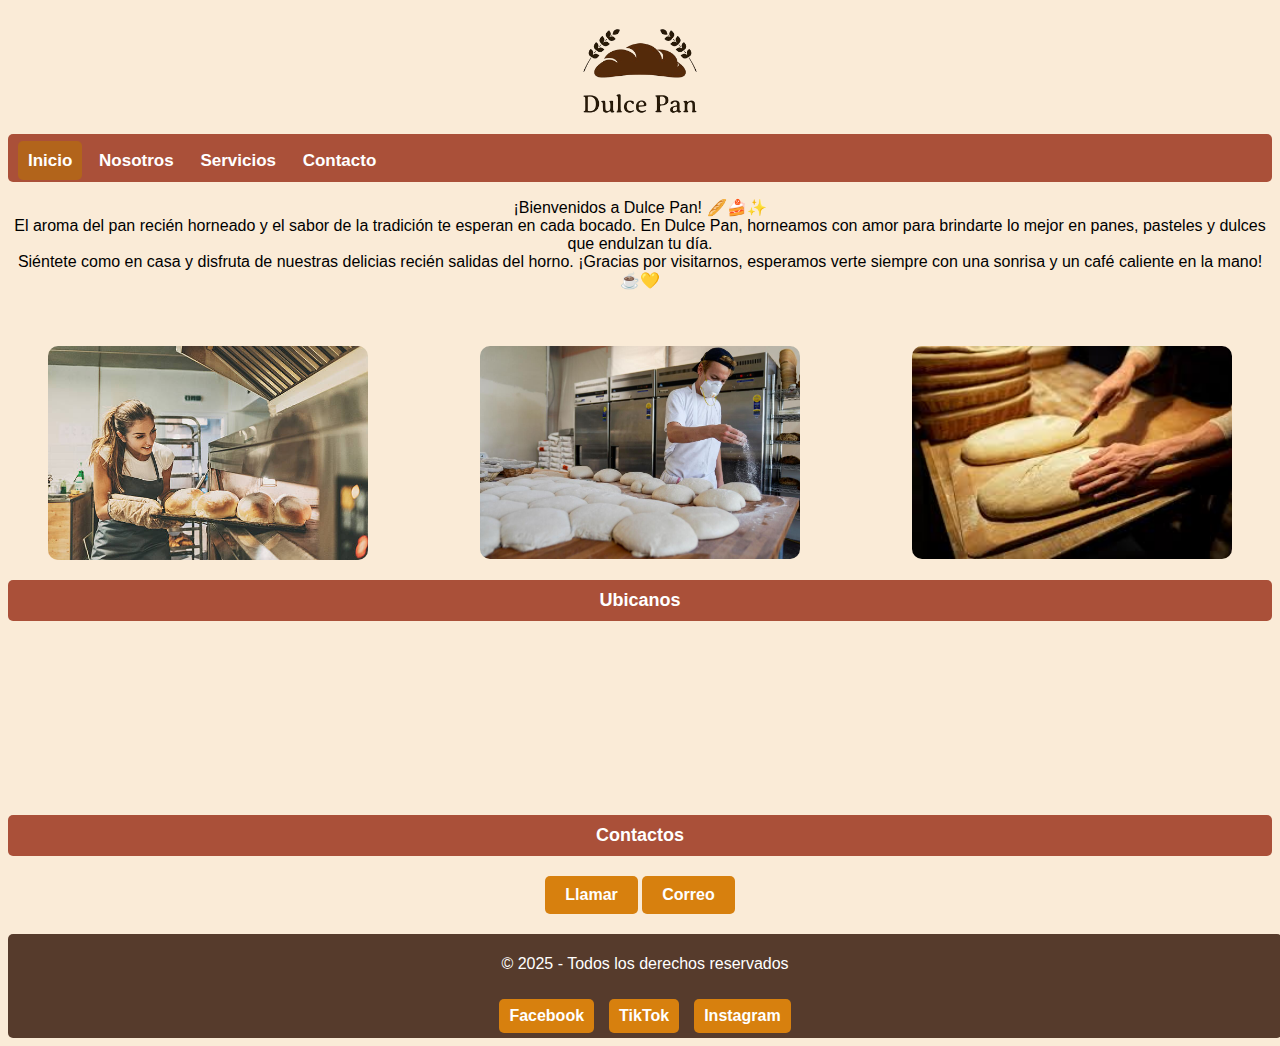
<file: index.html>
<!DOCTYPE html>
<html lang="en">
<head>
    <meta charset="UTF-8">
    <meta name="viewport" content="width=device-width, initial-scale=1.0">
    <link rel="stylesheet" href="../css/estilos.css">
    <title>Dulce Pan</title>
    <link rel="icon" href="img/imgico.ico" type="image/x-icon">
</head>
<body>
    <img class="imglogo" src="img/img1.png " alt=" ">
    <nav>
        <a href ="index.html" class="menu act">Inicio</a>
        <a href="../html/nosotros.html" class="menu ">Nosotros</a>
        <li class="dropdown">
            <a href="../html/servicios.html" class="menu ">Servicios</a>
            <div class="dropdown-content">
                <a href="../html/panes.html">Panes artesanales</a>
                <a href="../html/pasteles.html">Pateleria y Reposteria</a>
                </div>
        </li>
        <a href="../html/contacto.html" class="menu ">Contacto</a>
        </nav>
        <p class="texto">¡Bienvenidos a Dulce Pan! 🥖🍰✨
            <br>
            El aroma del pan recién horneado y el sabor de la tradición te esperan en cada bocado. En Dulce Pan, horneamos con amor para brindarte lo mejor en panes, pasteles y dulces que endulzan tu día.
            <br>
            Siéntete como en casa y disfruta de nuestras delicias recién salidas del horno. ¡Gracias por visitarnos, esperamos verte siempre con una sonrisa y un café caliente en la mano! ☕💛</p>
            <div class="contenedor" >
                <div class="imagen">
                    <img class="img_imagen" src="../img/img2.jpg " alt=" ">
                </div>
                <div class="imagen">
                    <img class="img_imagen" src="../img/img3.jpg" alt=" ">
                </div>
                <div class="imagen">
                    <img class="img_imagen" src="../img/img4.jpg " alt=" ">
                </div>
            </div>
        <div class= "green">
            <h1 class="titulo">Ubicanos</h1>
            <iframe class="mapa"src="https://www.google.com/maps/embed?pb=!1m18!1m12!1m3!1d3699.7135820909043!2d-99.0152529!3d21.9839531!2m3!1f0!2f0!3f0!3m2!1i1024!2i768!4f13.1!3m3!1m2!1s0x85d672a987211011%3A0x993994f85fd41c6d!2sCelulares%20Dos%20en%20Uno!5e0!3m2!1ses-419!2smx!4v1741019909088!5m2!1ses-419!2smx" width="300" height="150" style="border:0;" allowfullscreen="" loading="lazy" referrerpolicy="no-referrer-when-downgrade">
            </iframe>
        </div>
        <h1 class="titulo">Contactos</h1>
        <div class="contacto">
            <a href="tel:+524811440849" class="btn btn-llamar">Llamar</a>
            <a href="mailto:hcbjhcdgjvy@gmail.com" class="btn btn-correo">Correo </a>
        </div>
        <footer class="footer">
            <div class="footer-contenedor">
                <p>&copy; 2025 - Todos los derechos reservados</p>
                <div class="redes-sociales">
                    <a href="https://facebook.com" target="_blank" class="icono facebook">Facebook</a>
                    <a href="https://tiktok.com" target="_blank" class="icono tiktok">TikTok</a>
                    <a href="https://instagram.com" target="_blank" class="icono instagram">Instagram</a>
                </div>
            </div>
        </footer>
</body>
</html>
</file>
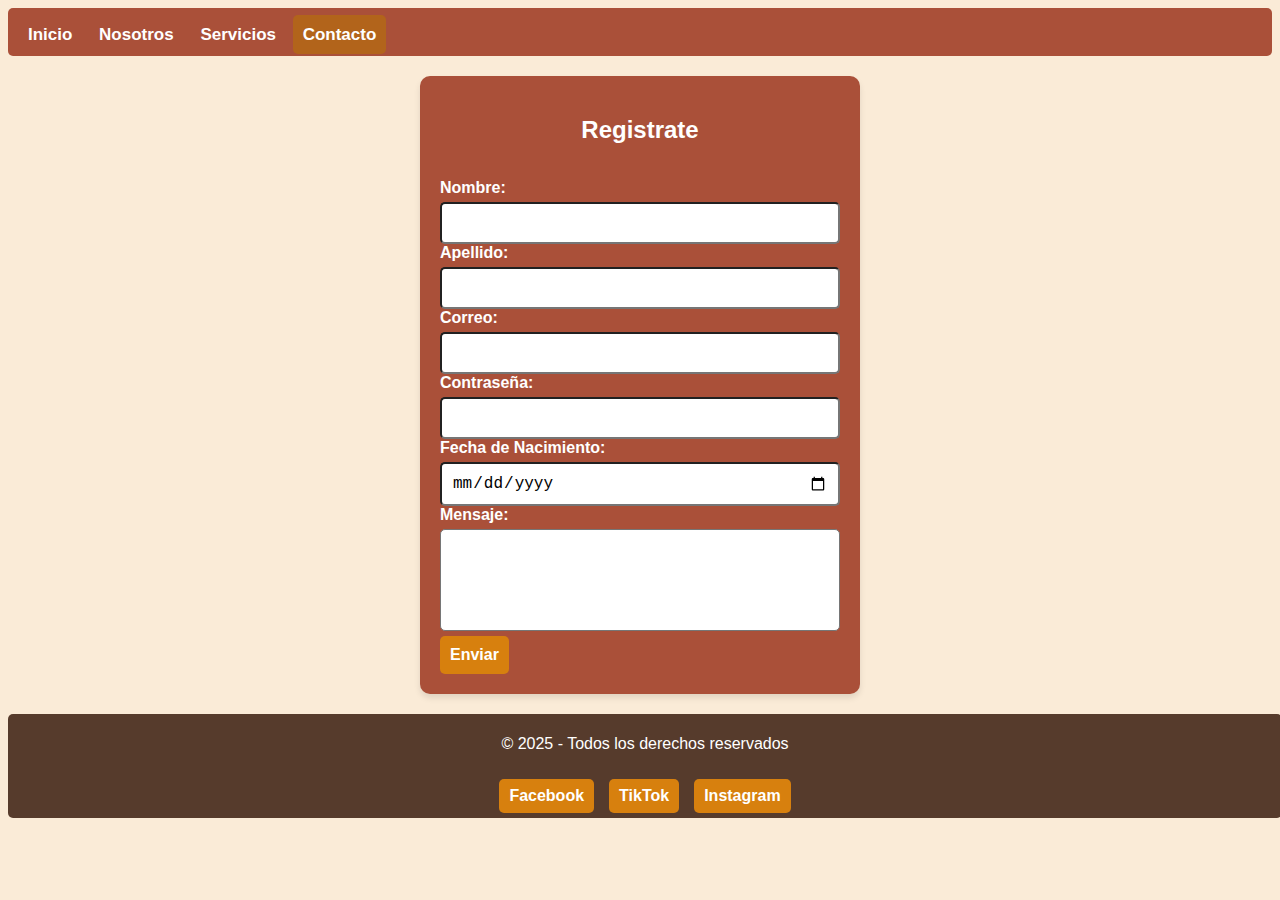
<file: html/contacto.html>
<!DOCTYPE html>
<html lang="es">
<head>
    <meta charset="UTF-8">
    <meta name="viewport" content="width=device-width, initial-scale=1.0">
    <title>Contacto - Dulce Pan</title>
    <link rel="stylesheet" href="../css/estilos.css">
    <link rel="icon" href="../img/imgico.ico" type="image/x-icon">
</head>
<body>
    <nav>
            <a href ="../index.html" class="menu">Inicio</a>
            <a href="../html/nosotros.html" class="menu">Nosotros</a>
            <li class="dropdown">
                <a href="../html/servicios.html" class="menu">Servicios</a>
                <div class="dropdown-content">
                    <a href="../html/panes.html">Panes artesanales</a>
                    <a href="../html/pasteles.html">Pateleria y Reposteria</a>
                  </div>
                </li>
            <a href="../html/contacto.html" class="menu act">Contacto</a>
        </nav>
    <section class="contact">
        <h2 class="contacto__titulo">Registrate</h2>
        <form class="contacto__formulario" disabled>
            <div class="contacto__campo">
                <label class="contacto__label" for="nombre">Nombre:</label>
                <input class="contacto__input" type="text" id="nombre" name="nombre">
            </div>

            <div class="contacto__campo">
                <label class="contacto__label" for="apellido">Apellido:</label>
                <input class="contacto__input" type="text" id="apellido" name="apellido">
            </div>

            <div class="contacto__campo">
                <label class="contacto__label" for="correo">Correo:</label>
                <input class="contacto__input" type="email" id="correo" name="correo">
            </div>

            <div class="contacto__campo">
                <label class="contacto__label" for="contrasena">Contraseña:</label>
                <input class="contacto__input" type="password" id="contrasena" name="contrasena">
            </div>

            <div class="contacto__campo">
                <label class="contacto__label" for="fecha">Fecha de Nacimiento:</label>
                <input class="contacto__input" type="date" id="fecha" name="fecha">
            </div>

            <div class="contacto__campo">
                <label class="contacto__label" for="mensaje">Mensaje:</label>
                <textarea class="contacto__mensaje" id="mensaje" name="mensaje"></textarea>
            </div>

            <button class="contacto__boton" type="submit" disabled>Enviar</button>
        </form>
    </section>

    <footer class="footer">
        <div class="footer-contenedor">
            <p>&copy; 2025 - Todos los derechos reservados</p>
            <div class="redes-sociales">
                <a href="https://facebook.com" target="_blank" class="icono facebook">Facebook</a>
                <a href="https://tiktok.com" target="_blank" class="icono tiktok">TikTok</a>
                <a href="https://instagram.com" target="_blank" class="icono instagram">Instagram</a>
            </div>
        </div>
    </footer>

</body>
</html>
</file>
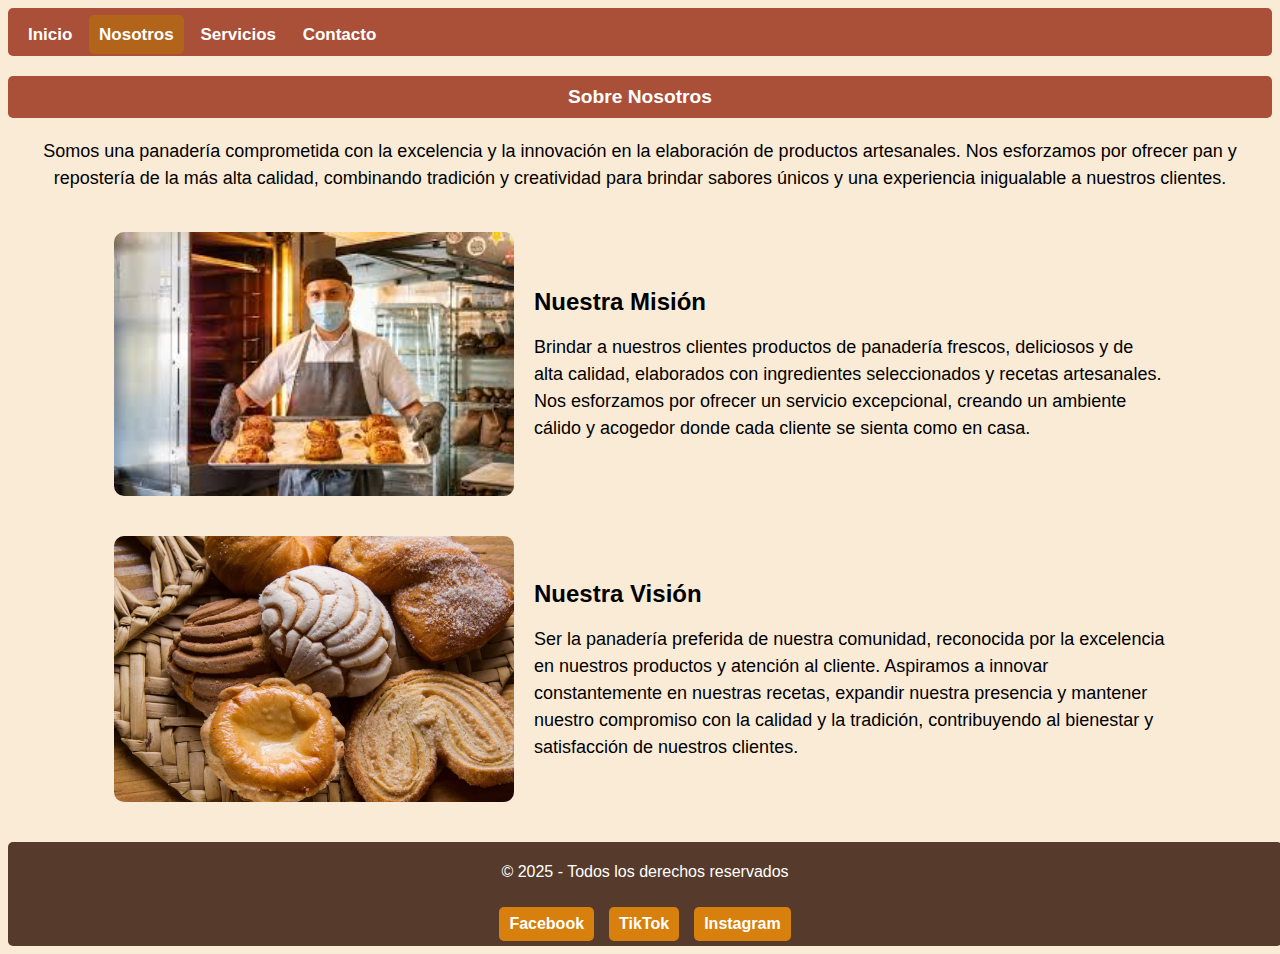
<file: html/nosotros.html>
<!DOCTYPE html>
<html lang="es">
<head>
    <meta charset="UTF-8">
    <meta name="viewport" content="width=device-width, initial-scale=1.0">
    <title>Nosotros - Dulce Pan</title>
    <link rel="stylesheet" href="../css/estilos.css">
    <link rel="icon" href="../img/imgico.ico" type="image/x-icon">
</head>
<body>
    <nav>
            <a href ="../index.html" class="menu">Inicio</a>
            <a href="../html/nosotros.html" class="menu act">Nosotros</a>
            <li class="dropdown">
                <a href="../html/servicios.html" class="menu">Servicios</a>
                <div class="dropdown-content">
                    <a href="../html/panes.html">Panes artesanales</a>
                    <a href="../html/pasteles.html">Pateleria y Reposteria</a>
                  </div>
                </li>
            <a href="../html/contacto.html" class="menu ">Contacto</a>
        </nav>

    <main class="nosotros">
        <section class="nosotros__contenido">
            <h1 class="nosotros__titulo">Sobre Nosotros</h1>
            <p class="nosotros__texto">Somos una panadería comprometida con la excelencia y la innovación en la elaboración de productos artesanales. Nos esforzamos por ofrecer pan y repostería de la más alta calidad, combinando tradición y creatividad para brindar sabores únicos y una experiencia inigualable a nuestros clientes.</p>
        </section>

        <section class="nosotros__seccion">
            <img src="../img/img5.jpeg" alt="Misión de la empresa" class="nosotros__imagen">
            <div class="nosotros__texto-container">
                <h2 class="nosotros__subtitulo">Nuestra Misión</h2>
                <p class="nosotros__texto">Brindar a nuestros clientes productos de panadería frescos, deliciosos y de alta calidad, elaborados con ingredientes seleccionados y recetas artesanales. Nos esforzamos por ofrecer un servicio excepcional, creando un ambiente cálido y acogedor donde cada cliente se sienta como en casa.</p>
            </div>
        </section>

        <section class="nosotros__seccion">
            <img src="../img/img6.jpg" alt="Visión de la empresa" class="nosotros__imagen">
            <div class="nosotros__texto-container">
                <h2 class="nosotros__subtitulo">Nuestra Visión</h2>
                <p class="nosotros__texto">Ser la panadería preferida de nuestra comunidad, reconocida por la excelencia en nuestros productos y atención al cliente. Aspiramos a innovar constantemente en nuestras recetas, expandir nuestra presencia y mantener nuestro compromiso con la calidad y la tradición, contribuyendo al bienestar y satisfacción de nuestros clientes.</p>
            </div>
        </section>
    </main>

    <footer class="footer">
        <div class="footer-contenedor">
            <p>&copy; 2025 - Todos los derechos reservados</p>
            <div class="redes-sociales">
                <a href="https://facebook.com" target="_blank" class="icono facebook">Facebook</a>
                <a href="https://tiktok.com" target="_blank" class="icono tiktok">TikTok</a>
                <a href="https://instagram.com" target="_blank" class="icono instagram">Instagram</a>
            </div>
        </div>
    </footer>

</body>
</html>
</file>
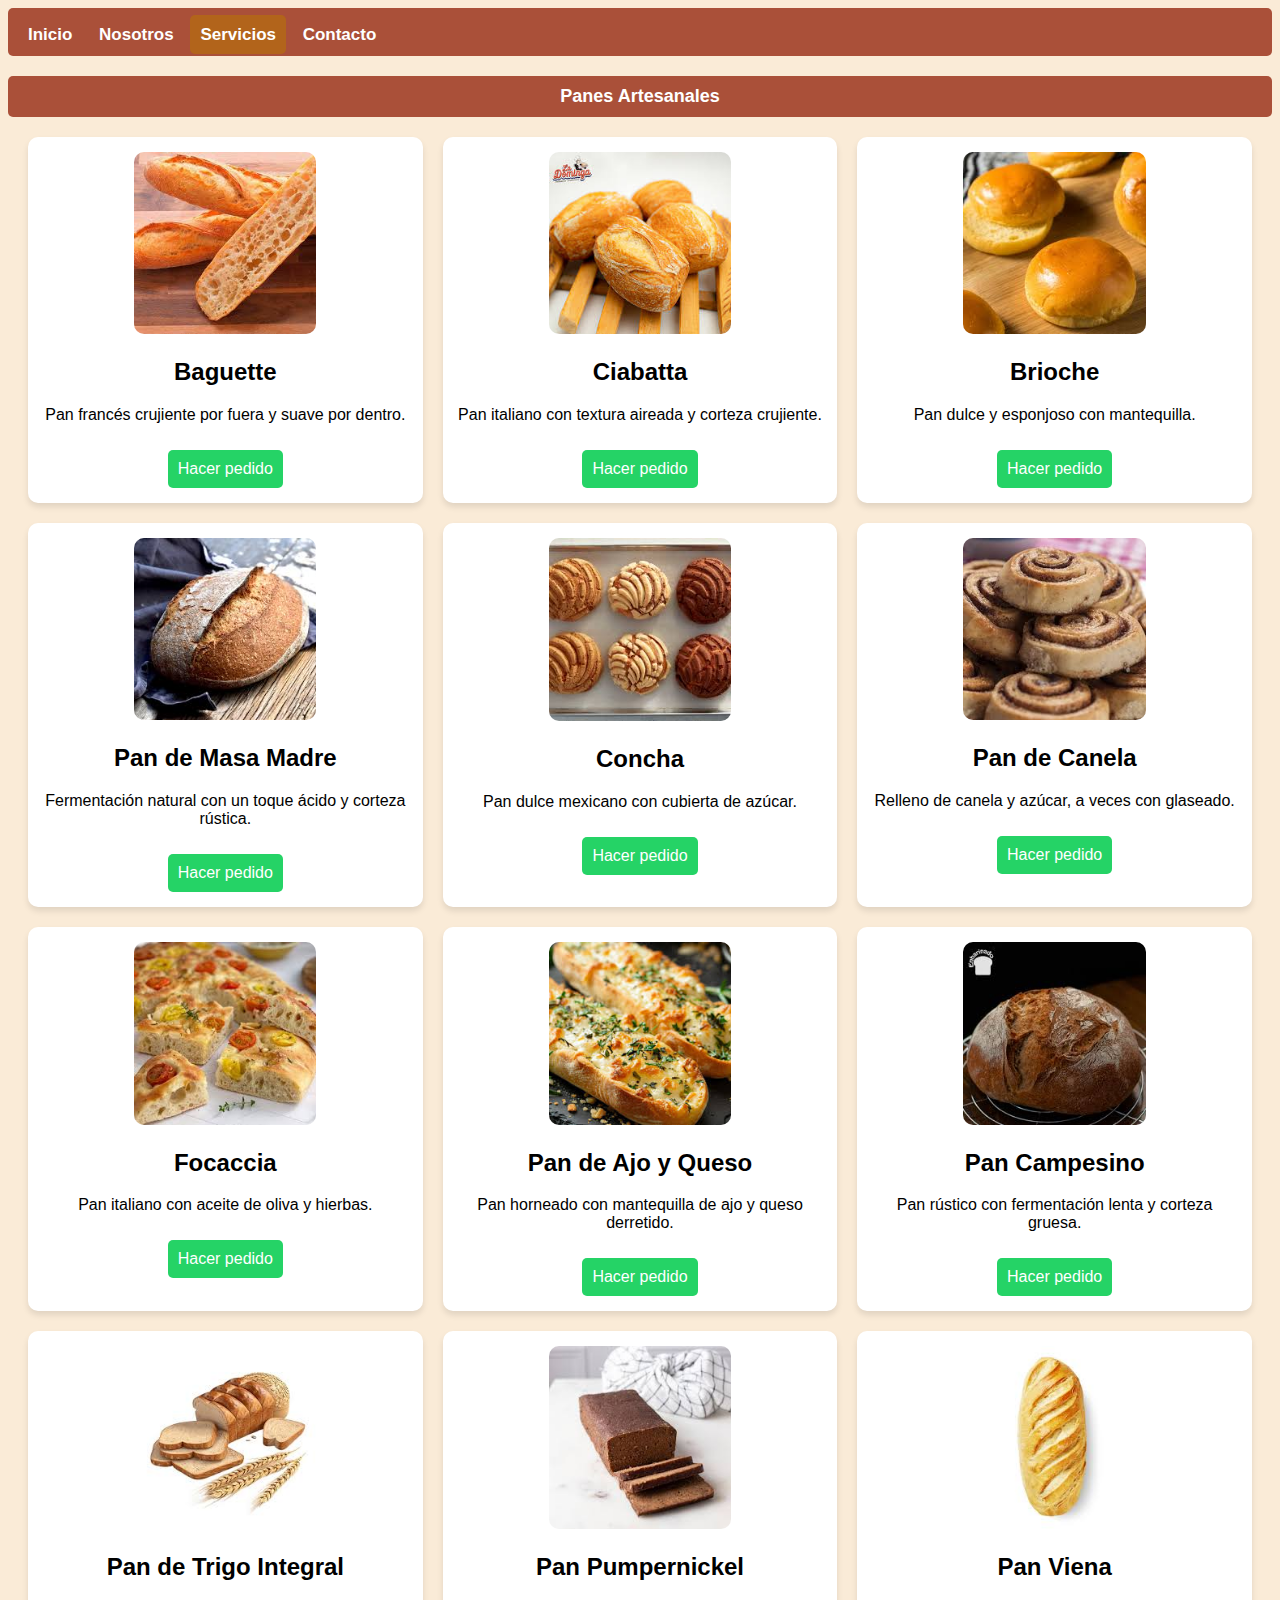
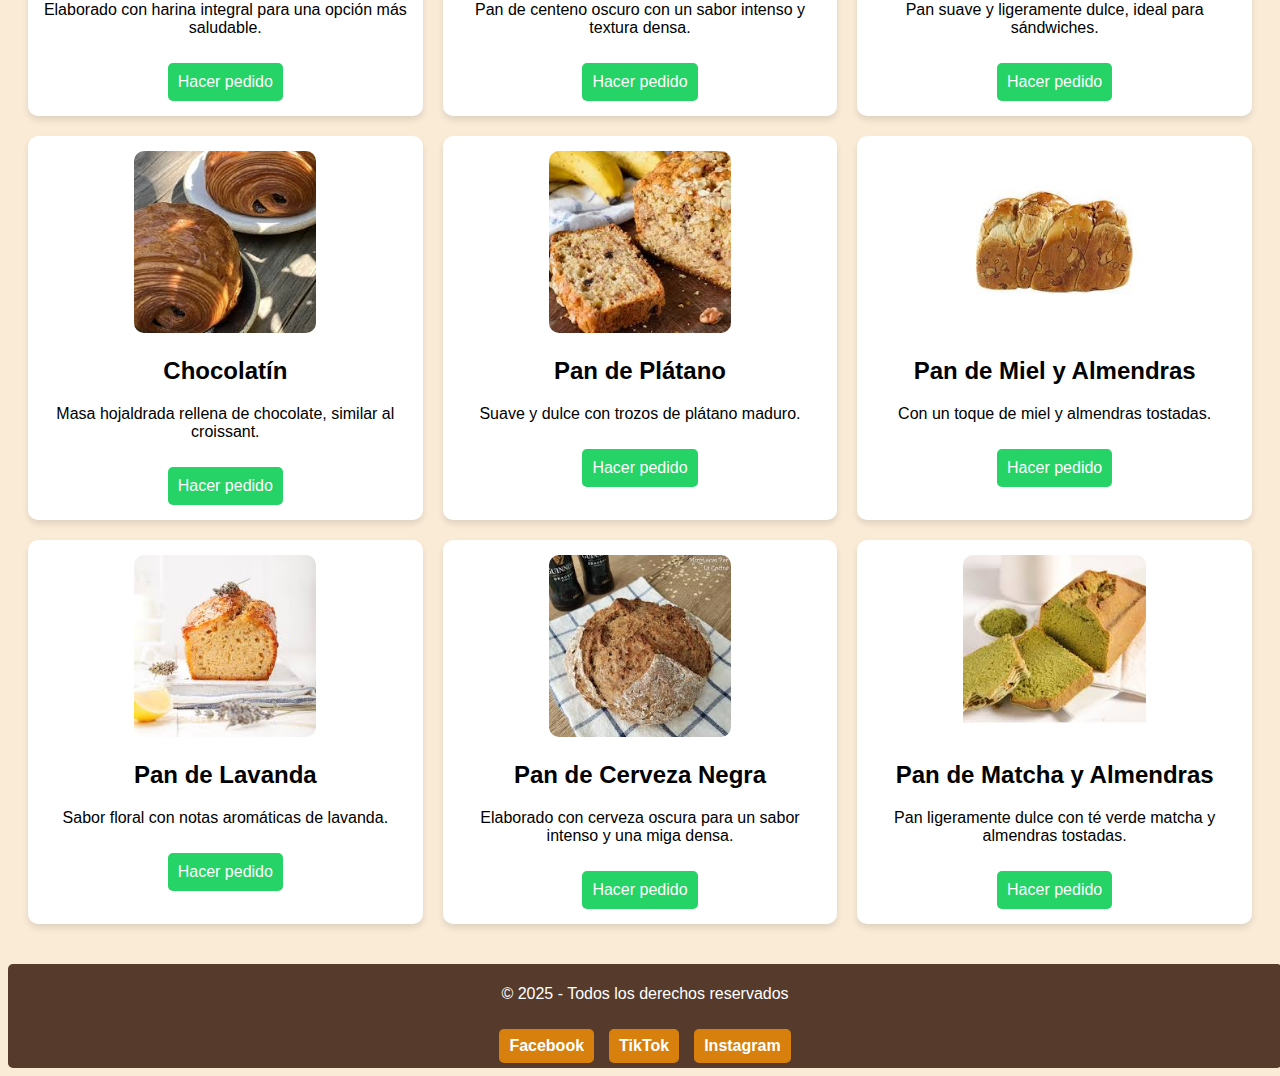
<file: html/panes.html>
<!DOCTYPE html>
<html lang="es">
<head>
    <meta charset="UTF-8">
    <meta name="viewport" content="width=device-width, initial-scale=1.0">
    <title>Panes Artesanales</title>
    <link rel="stylesheet" href="../css/estilos.css">
    <link rel="icon" href="../img/imgico.ico" type="image/x-icon">
</head>
<body>
    <nav>
            <a href ="../index.html" class="menu">Inicio</a>
            <a href="../html/nosotros.html" class="menu ">Nosotros</a>
            <li class="dropdown">
                <a href="../html/servicios.html" class="menu act">Servicios</a>
                <div class="dropdown-content">
                    <a href="../html/panes.html">Panes artesanales</a>
                    <a href="../html/pasteles.html">Pateleria y Reposteria</a>
                  </div>
                </li>
            <a href="../html/contacto.html" class="menu ">Contacto</a>
        </nav>
    <header>
        <h1 class="pasteles">Panes Artesanales</h1>
    </header>

        <section class="grid-container">
            <div class="pan">
                <img src="../img/img25.jpeg" alt="Baguette">
                <h2>Baguette</h2>
                <p>Pan francés crujiente por fuera y suave por dentro.</p>
                <a href="https://wa.me/4811440849?text=Quiero%20un%20Baguette" class="bt-wpp">Hacer pedido</a>
            </div>
        
            <div class="pan">
                <img src="../img/img26.jpeg" alt="Ciabatta">
                <h2>Ciabatta</h2>
                <p>Pan italiano con textura aireada y corteza crujiente.</p>
                <a href="https://wa.me/4811440849?text=Quiero%20un%20Baguette" class="bt-wpp">Hacer pedido</a>
            </div>
        
            <div class="pan">
                <img src="../img/img27.jpeg" alt="Brioche">
                <h2>Brioche</h2>
                <p>Pan dulce y esponjoso con mantequilla.</p>
                <a href="https://wa.me/4811440849?text=Quiero%20un%20Baguette" class="bt-wpp">Hacer pedido</a>
            </div>
        
            <div class="pan">
                <img src="../img/img28.jpeg" alt="Pan de Masa Madre">
                <h2>Pan de Masa Madre</h2>
                <p>Fermentación natural con un toque ácido y corteza rústica.</p>
                <a href="https://wa.me/4811440849?text=Quiero%20un%20Baguette" class="bt-wpp">Hacer pedido</a>            
            </div>
        
            <div class="pan">
                <img src="../img/img29.jpeg" alt="Concha">
                <h2>Concha</h2>
                <p>Pan dulce mexicano con cubierta de azúcar.</p>
                <a href="https://wa.me/4811440849?text=Quiero%20un%20Baguette" class="bt-wpp">Hacer pedido</a>
            </div>
        
            <div class="pan">
                <img src="../img/img30.jpeg" alt="Pan de Canela">
                <h2>Pan de Canela</h2>
                <p>Relleno de canela y azúcar, a veces con glaseado.</p>
                <a href="https://wa.me/4811440849?text=Quiero%20un%20Baguette" class="bt-wpp">Hacer pedido</a>
            </div>
        
            <div class="pan">
                <img src="../img/img31.jpeg" alt="Focaccia">
                <h2>Focaccia</h2>
                <p>Pan italiano con aceite de oliva y hierbas.</p>
                <a href="https://wa.me/4811440849?text=Quiero%20un%20Baguette" class="bt-wpp">Hacer pedido</a>
            </div>
        
            <div class="pan">
                <img src="../img/img32.jpeg" alt="Pan de Ajo y Queso">
                <h2>Pan de Ajo y Queso</h2>
                <p>Pan horneado con mantequilla de ajo y queso derretido.</p>
                <a href="https://wa.me/4811440849?text=Quiero%20un%20Baguette" class="bt-wpp">Hacer pedido</a>
            </div>
            <div class="pan">
                <img src="../img/img33.jpeg" alt="Pan Campesino">
                <h2>Pan Campesino</h2>
                <p>Pan rústico con fermentación lenta y corteza gruesa.</p>
                <a href="https://wa.me/4811440849?text=Quiero%20un%20Baguette" class="bt-wpp">Hacer pedido</a>
            </div>
            
            <div class="pan">
                <img src="../img/img34.jpeg" alt="Pan de Trigo Integral">
                <h2>Pan de Trigo Integral</h2>
                <p>Elaborado con harina integral para una opción más saludable.</p>
                <a href="https://wa.me/4811440849?text=Quiero%20un%20Baguette" class="bt-wpp">Hacer pedido</a>
            </div>
            
            <div class="pan">
                <img src="../img/img35.jpeg" alt="Pan Pumpernickel">
                <h2>Pan Pumpernickel</h2>
                <p>Pan de centeno oscuro con un sabor intenso y textura densa.</p>
                <a href="https://wa.me/4811440849?text=Quiero%20un%20Baguette" class="bt-wpp">Hacer pedido</a>
            </div>
            
            <div class="pan">
                <img src="../img/img36.jpeg" alt="Pan Viena">
                <h2>Pan Viena</h2>
                <p>Pan suave y ligeramente dulce, ideal para sándwiches.</p>
                <a href="https://wa.me/4811440849?text=Quiero%20un%20Baguette" class="bt-wpp">Hacer pedido</a>
            </div>
            
            <div class="pan">
                <img src="../img/img37.jpeg" alt="Chocolatín">
                <h2>Chocolatín</h2>
                <p>Masa hojaldrada rellena de chocolate, similar al croissant.</p>
                <a href="https://wa.me/4811440849?text=Quiero%20un%20Baguette" class="bt-wpp">Hacer pedido</a>
            </div>
            
            <div class="pan">
                <img src="../img/img38.jpeg" alt="Pan de Plátano">
                <h2>Pan de Plátano</h2>
                <p>Suave y dulce con trozos de plátano maduro.</p>
                <a href="https://wa.me/4811440849?text=Quiero%20un%20Baguette" class="bt-wpp">Hacer pedido</a>
            </div>
            
            <div class="pan">
                <img src="../img/img39.jpeg" alt="Pan de Miel y Almendras">
                <h2>Pan de Miel y Almendras</h2>
                <p>Con un toque de miel y almendras tostadas.</p>
                <a href="https://wa.me/4811440849?text=Quiero%20un%20Baguette" class="bt-wpp">Hacer pedido</a>
            </div>
            
            <div class="pan">
                <img src="../img/img40.jpeg" alt="Pan de Lavanda">
                <h2>Pan de Lavanda</h2>
                <p>Sabor floral con notas aromáticas de lavanda.</p>
                <a href="https://wa.me/4811440849?text=Quiero%20un%20Baguette" class="bt-wpp">Hacer pedido</a>
            </div>
            <div class="pan">
                <img src="../img/img41.jpeg" alt="Pan de Cerveza Negra">
                <h2>Pan de Cerveza Negra</h2>
                <p>Elaborado con cerveza oscura para un sabor intenso y una miga densa.</p>
                <a href="https://wa.me/4811440849?text=Quiero%20un%20Baguette" class="bt-wpp">Hacer pedido</a>
            </div>
            
            <div class="pan">
                <img src="../img/img42.jpeg" alt="Pan de Matcha y Almendras">
                <h2>Pan de Matcha y Almendras</h2>
                <p>Pan ligeramente dulce con té verde matcha y almendras tostadas.</p>
                <a href="https://wa.me/4811440849?text=Quiero%20un%20Baguette" class="bt-wpp">Hacer pedido</a>
            </div>
            
        </section>
        
    </section>

    <footer class="footer">
        <div class="footer-contenedor">
            <p>&copy; 2025 - Todos los derechos reservados</p>
            <div class="redes-sociales">
                <a href="https://facebook.com" target="_blank" class="icono facebook">Facebook</a>
                <a href="https://tiktok.com" target="_blank" class="icono tiktok">TikTok</a>
                <a href="https://instagram.com" target="_blank" class="icono instagram">Instagram</a>
            </div>
        </div>
    </footer>
</body>
</html>
</file>
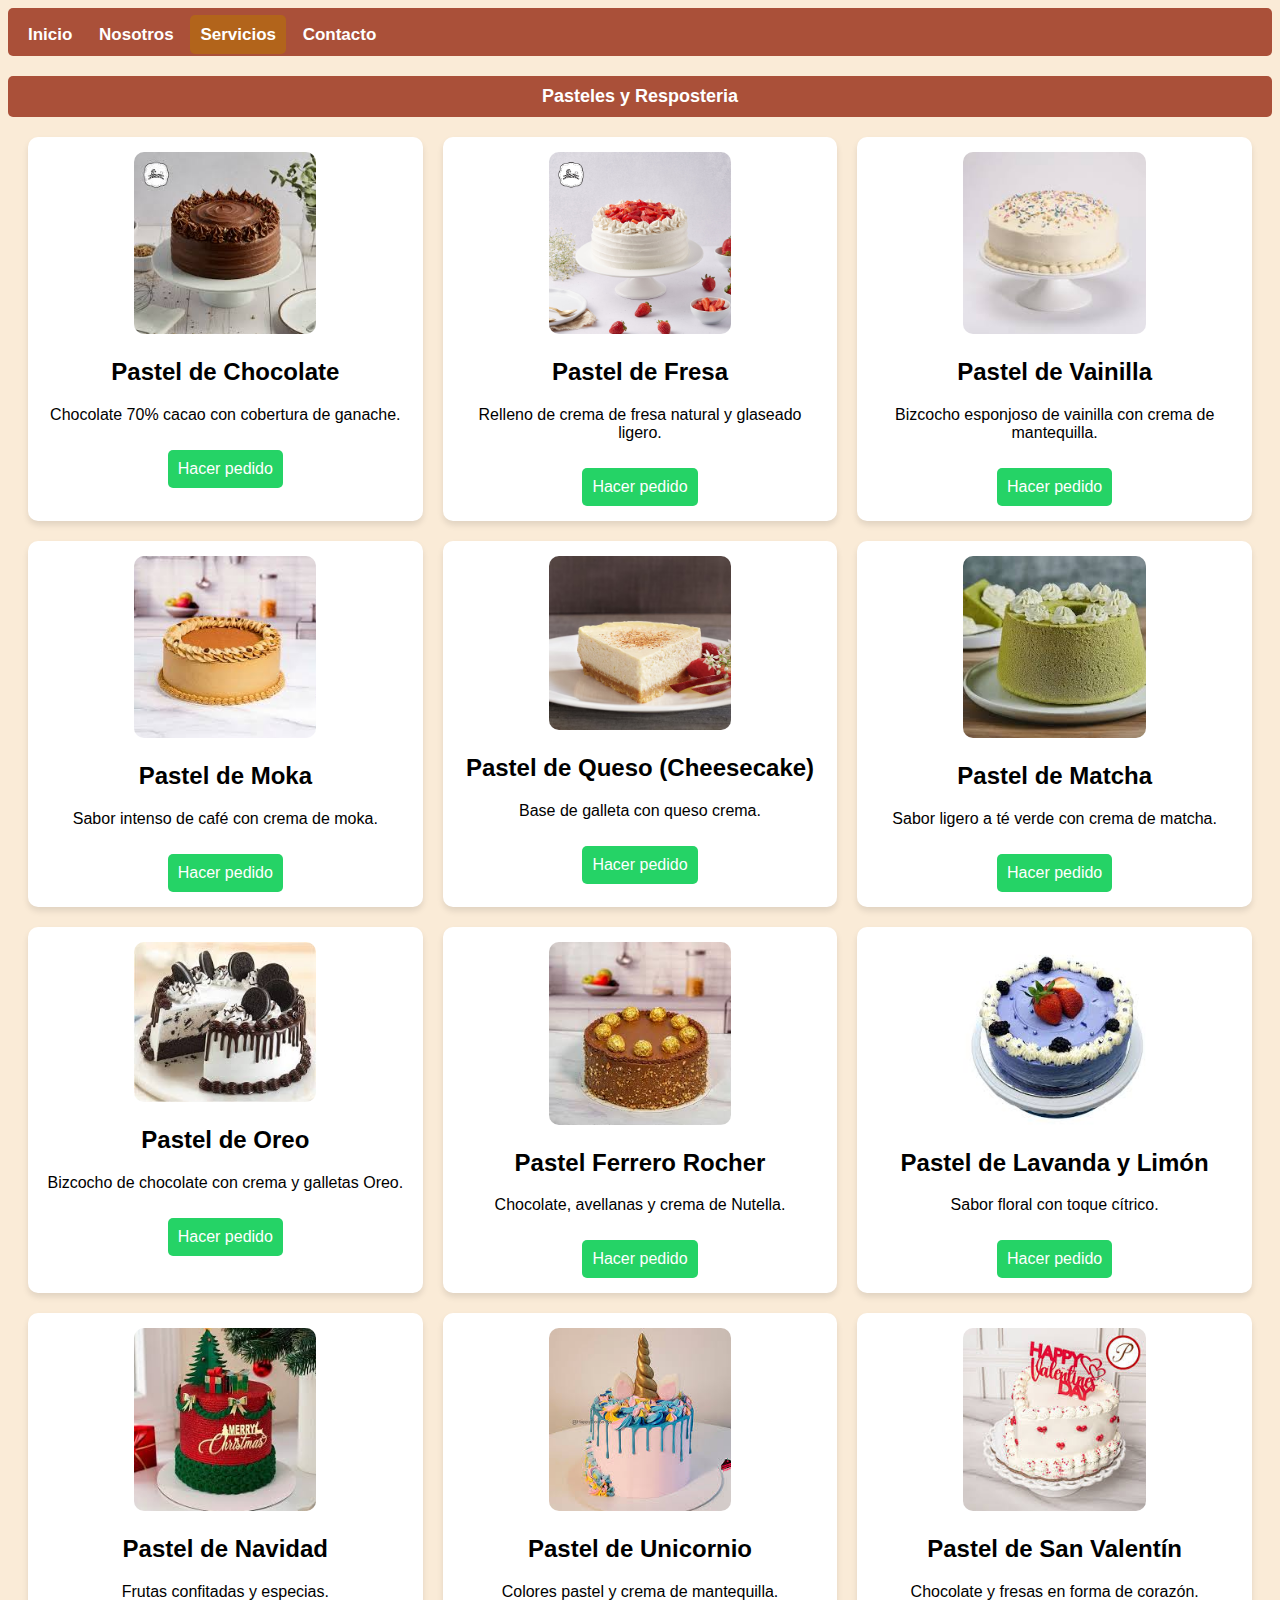
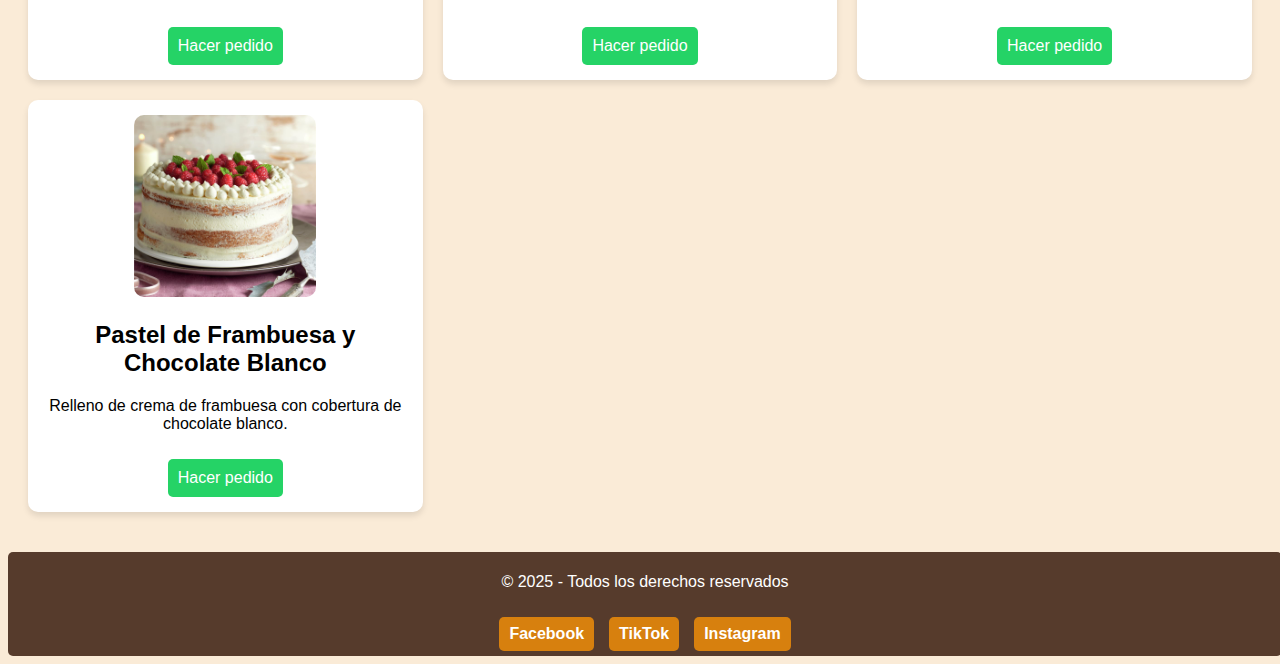
<file: html/pasteles.html>
<!DOCTYPE html>
<html lang="es">
<head>
    <meta charset="UTF-8">
    <meta name="viewport" content="width=device-width, initial-scale=1.0">
    <title>Pasteles Artesanales</title>
    <link rel="stylesheet" href="../css/estilos.css">
    <link rel="icon" href="../img/imgico.ico" type="image/x-icon">
</head>
<body>
    <nav>
            <a href ="../index.html" class="menu">Inicio</a>
            <a href="../html/nosotros.html" class="menu ">Nosotros</a>
            <li class="dropdown">
                <a href="../html/servicios.html" class="menu act">Servicios</a>
                    <div class="dropdown-content">
                        <a href="../html/panes.html">Panes artesanales</a>
                        <a href="../html/pasteles.html">Pateleria y Reposteria</a>
                    </div>
            </li>
            <a href="../html/contacto.html" class="menu ">Contacto</a>
        </nav>
    <header>
        <h1 class="pasteles">Pasteles y Resposteria</h1>
    </header>

    <section class="grid-container">
        <div class="pastel">
            <img src="../img/img11.jpeg" alt="Pastel de Chocolate">
            <h2>Pastel de Chocolate</h2>
            <p>Chocolate 70% cacao con cobertura de ganache.</p>
            <a href="https://wa.me/4811440849?text=Quiero%20un%20Baguette" class="bt-wpp">Hacer pedido</a>
        </div>

        <div class="pastel">
            <img src="../img/img12.jpg" alt="Pastel de Fresa">
            <h2>Pastel de Fresa</h2>
            <p>Relleno de crema de fresa natural y glaseado ligero.</p>
            <a href="https://wa.me/4811440849?text=Quiero%20un%20Baguette" class="bt-wpp">Hacer pedido</a>
        </div>

        <div class="pastel">
            <img src="../img/img13.jpeg" alt="Pastel de Vainilla">
            <h2>Pastel de Vainilla</h2>
            <p>Bizcocho esponjoso de vainilla con crema de mantequilla.</p>
            <a href="https://wa.me/4811440849?text=Quiero%20un%20Baguette" class="bt-wpp">Hacer pedido</a>
        </div>
        <div class="pastel">
            <img src="../img/img14.jpeg" alt="Pastel de Moka">
            <h2>Pastel de Moka</h2>
            <p>Sabor intenso de café con crema de moka.</p>
            <a href="https://wa.me/4811440849?text=Quiero%20un%20Baguette" class="bt-wpp">Hacer pedido</a>
        </div>

        <div class="pastel">
            <img src="../img/img15.avif" alt="Cheesecake">
            <h2>Pastel de Queso (Cheesecake)</h2>
            <p>Base de galleta con queso crema.</p>
            <a href="https://wa.me/4811440849?text=Quiero%20un%20Baguette" class="bt-wpp">Hacer pedido</a>
        </div>

        <div class="pastel">
            <img src="../img/img16.jpeg" alt="Pastel de Matcha">
            <h2>Pastel de Matcha</h2>
            <p>Sabor ligero a té verde con crema de matcha.</p>
            <a href="https://wa.me/4811440849?text=Quiero%20un%20Baguette" class="bt-wpp">Hacer pedido</a>
        </div>

        <div class="pastel">
            <img src="../img/img17.jpeg" alt="Pastel de Oreo">
            <h2>Pastel de Oreo</h2>
            <p>Bizcocho de chocolate con crema y galletas Oreo.</p>
            <a href="https://wa.me/4811440849?text=Quiero%20un%20Baguette" class="bt-wpp">Hacer pedido</a>
        </div>

        <div class="pastel">
            <img src="../img/img18.jpeg" alt="Pastel Ferrero">
            <h2>Pastel Ferrero Rocher</h2>
            <p>Chocolate, avellanas y crema de Nutella.</p>
            <a href="https://wa.me/4811440849?text=Quiero%20un%20Baguette" class="bt-wpp">Hacer pedido</a>
        </div>

        <div class="pastel">
            <img src="../img/img19.jpeg" alt="Pastel de Lavanda y Limón">
            <h2>Pastel de Lavanda y Limón</h2>
            <p>Sabor floral con toque cítrico.</p>
            <a href="https://wa.me/4811440849?text=Quiero%20un%20Baguette" class="bt-wpp">Hacer pedido</a>
        </div>

        <div class="pastel">
            <img src="../img/img20.jpeg" alt="Pastel de Navidad">
            <h2>Pastel de Navidad</h2>
            <p>Frutas confitadas y especias.</p>
            <a href="https://wa.me/4811440849?text=Quiero%20un%20Baguette" class="bt-wpp">Hacer pedido</a>
        </div>

        <div class="pastel">
            <img src="../img/img21.jpeg" alt="Pastel de Unicornio">
            <h2>Pastel de Unicornio</h2>
            <p>Colores pastel y crema de mantequilla.</p>
            <a href="https://wa.me/4811440849?text=Quiero%20un%20Baguette" class="bt-wpp">Hacer pedido</a>
        </div>

        <div class="pastel">
            <img src="../img/img22.jpeg" alt="Pastel de San Valentín">
            <h2>Pastel de San Valentín</h2>
            <p>Chocolate y fresas en forma de corazón.</p>
            <a href="https://wa.me/4811440849?text=Quiero%20un%20Baguette" class="bt-wpp">Hacer pedido</a>
        </div>
        <div class="pastel">
            <img src="../img/img23.jpg" alt="Pastel de Frambuesa y Chocolate Blanco">
            <h2>Pastel de Frambuesa y Chocolate Blanco</h2>
            <p>Relleno de crema de frambuesa con cobertura de chocolate blanco.</p>
            <a href="https://wa.me/4811440849?text=Quiero%20un%20Baguette" class="bt-wpp">Hacer pedido</a>
        </div>
    </section>

    <footer class="footer">
        <div class="footer-contenedor">
            <p>&copy; 2025 - Todos los derechos reservados</p>
            <div class="redes-sociales">
                <a href="https://facebook.com" target="_blank" class="icono facebook">Facebook</a>
                <a href="https://tiktok.com" target="_blank" class="icono tiktok">TikTok</a>
                <a href="https://instagram.com" target="_blank" class="icono instagram">Instagram</a>
            </div>
        </div>
    </footer>
</body>
</html>
</file>
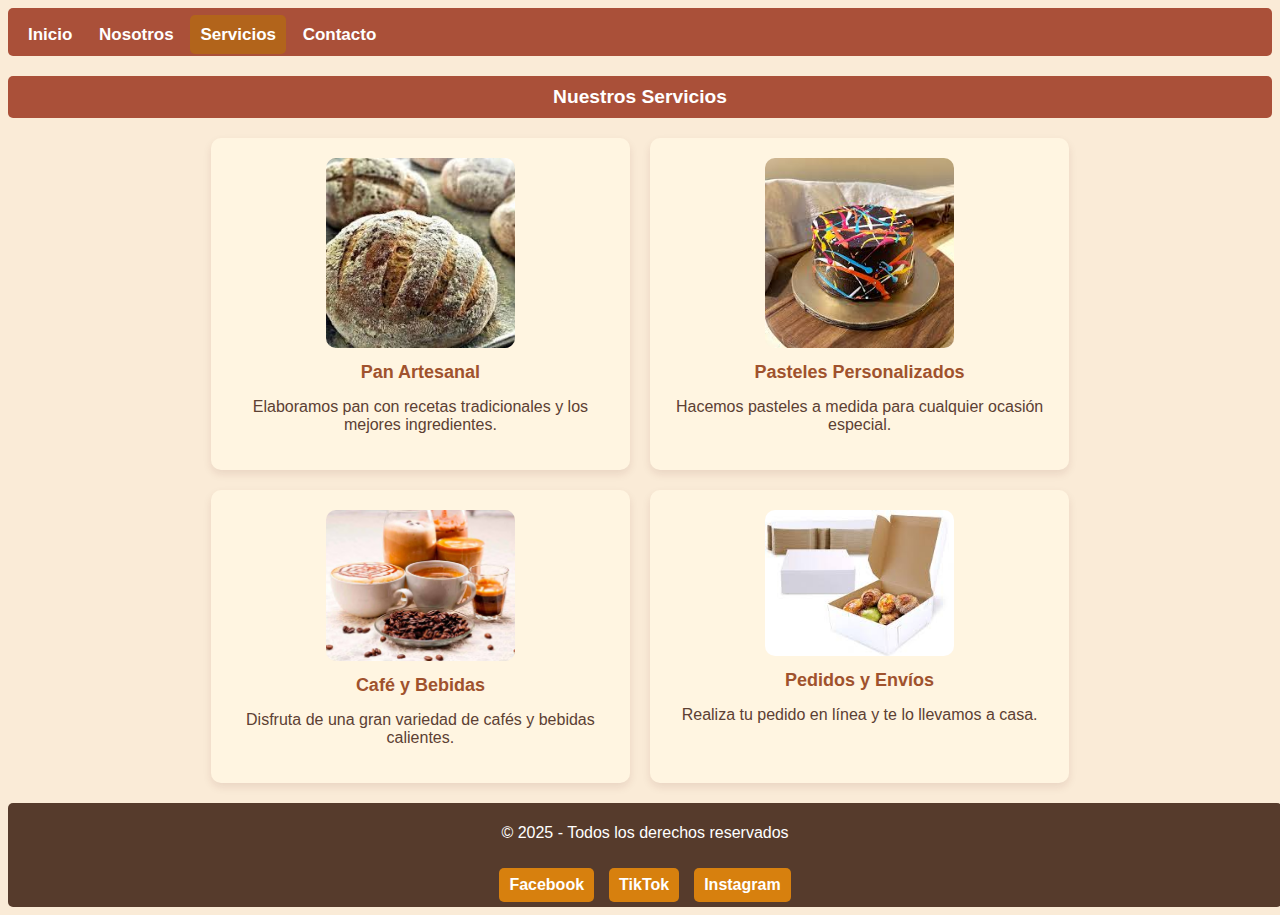
<file: html/servicios.html>
<!DOCTYPE html>
<html lang="es">
<head>
    <meta charset="UTF-8">
    <meta name="viewport" content="width=device-width, initial-scale=1.0">
    <title>Servicios - Dulce Pan</title>
    <link rel="stylesheet" href="../css/estilos.css">
    <link rel="icon" href="../img/imgico.ico" type="image/x-icon">
</head>
<body>
    <nav>
            <a href ="../index.html" class="menu">Inicio</a>
            <a href="../html/nosotros.html" class="menu">Nosotros</a>
            <li class="dropdown">
                <a href="../html/servicios.html" class="menu act">Servicios</a>
                <div class="dropdown-content">
                    <a href="../html/panes.html">Panes artesanales</a>
                    <a href="../html/pasteles.html">Pateleria y Reposteria</a>
                  </div>
                </li>
            <a href="../html/contacto.html" class="menu">Contacto</a>
        </nav>

    <main class="servicios">
        <h1 class="servicios__titulo">Nuestros Servicios</h1>

        <section class="servicios__lista">
            <div class="servicio">
                <img src="../img/img7.jpeg" alt="Pan Artesanal" class="servicio__imagen">
                <h2 class="servicio__titulo">Pan Artesanal</h2>
                <p class="servicio__descripcion">Elaboramos pan con recetas tradicionales y los mejores ingredientes.</p>
            </div>

            <div class="servicio">
                <img src="../img/img8.jpeg" alt="Pasteles Personalizados" class="servicio__imagen">
                <h2 class="servicio__titulo">Pasteles Personalizados</h2>
                <p class="servicio__descripcion">Hacemos pasteles a medida para cualquier ocasión especial.</p>
            </div>

            <div class="servicio">
                <img src="../img/img9.avif" alt="Café y Bebidas" class="servicio__imagen">
                <h2 class="servicio__titulo">Café y Bebidas</h2>
                <p class="servicio__descripcion">Disfruta de una gran variedad de cafés y bebidas calientes.</p>
            </div>

            <div class="servicio">
                <img src="../img/img10.jpeg" alt="Pedidos y Envíos" class="servicio__imagen">
                <h2 class="servicio__titulo">Pedidos y Envíos</h2>
                <p class="servicio__descripcion">Realiza tu pedido en línea y te lo llevamos a casa.</p>
            </div>
        </section>
    </main>

    <footer class="footer">
        <div class="footer-contenedor">
            <p>&copy; 2025 - Todos los derechos reservados</p>
            <div class="redes-sociales">
                <a href="https://facebook.com" target="_blank" class="icono facebook">Facebook</a>
                <a href="https://tiktok.com" target="_blank" class="icono tiktok">TikTok</a>
                <a href="https://instagram.com" target="_blank" class="icono instagram">Instagram</a>
            </div>
        </div>
    </footer>

</body>
</html>
</file>
<file: css/estilos.css>
body{
    font-family:'Gill Sans', 'Gill Sans MT', Calibri, 'Trebuchet MS', sans-serif;
    background-color:antiquewhite;
}
.imglogo{
    width: 10%;
    display: block;
    margin: auto;
    filter: brightness(0.5);
}
.img_imagen{
    width: 80%;
    display: block;
    margin: auto;
    margin-top: 40px;
    border-radius: 10px;
}
nav{
    background-color: #aa5039;
    margin: 0;
    padding: 10px;
    border-radius: 5px;
    font-size: x-large;
}
.menu{
    color: rgb(255, 255, 255);
    padding: 10px;
    text-decoration: none;
    font-size: 17px;
    font-weight: bold;
}
.contenedor{
    display: grid;
    grid-template-columns: repeat(3,1fr);
    gap: 2rem;
     text-align: center;
}
.texto{
    text-align: center;
}

.titulo{
    color: white;
    text-align: center;
}
h1{
    margin: 0;
    padding: 10px;
    border-radius: 5px;
    font-size: large;
    text-align: center;
    background-color: #aa5039;
    margin-top: 20px;
}
.mapa{
    width: 100%;
    margin-top: 20px;
    border-radius: 5px;
    
}

.contacto{
    text-align: center;
}
.btn{
    display: inline-block;
    padding: 10px 20px;
    margin-top: 20px;
    text-decoration: none;
    color: white;
    border-radius: 5px;
    font-size: 16px;
    font-weight: bold;
}

.btn-llamar{
    background-color: #d7800e;
}

.btn-correo {
    background-color: #d7800e;
}

.btn-wpp {
    background-color: #d7800e;
}

.btn:hover {
    opacity: 0.8;
}

.footer {
    background-color: #563B2C ;
    color: white;
    text-align: center;
    padding: 5px 5px;
    position: relative;
    bottom: 0;
    width: 100%;
    border-radius: 5px;
    margin-top: 20px;
}

.footer-contenedor {
    display: flex;
    flex-direction: column;
    align-items: center;
    gap: 10px;
}

.redes-sociales {
    display: flex;
    gap: 15px;
}
.icono {
    text-decoration: none;
    color: white;
    font-weight: bold;
    padding: 8px 10px;
    border-radius: 5px;   
}
.facebook {
    background-color: #d7800e;
}
.tiktok {
    background-color: #d7800e;
}
.instagram {     
    background-color: #d7800e;
}
.icono:hover {
    opacity: 0.8;
}

.nosotros {
    text-align: center;
}

.nosotros__titulo {
    font-size: 120%;
    font-weight: bold;
    margin-bottom: 20px;
    color: white;
}

.nosotros__seccion {
    display: flex;
    align-items: center;
    justify-content: center;
    gap: 20px;
    margin: 40px 0;
}

.nosotros__imagen {
    width: 40%;
    max-width: 400px;
    border-radius: 10px;
}

.nosotros__texto-container {
    width: 50%;
    text-align: left;
}

.nosotros__subtitulo {
    font-size: 24px;
    font-weight: bold;
    margin-bottom: 10px;
}

.nosotros__texto {
    font-size: 18px;
    line-height: 1.5;
}

.servicios {
    text-align: center;
}

.servicios__titulo {
    font-size: 120%;
    font-weight: bold;
    margin-bottom: 20px;
    color: #ffffff; 
}

.servicios__lista {
    display: flex;
    justify-content: center;
    gap: 20px;
    flex-wrap: wrap;
    
}
.servicio {
    background: #fff5e1;
    border-radius: 10px;
    padding: 20px;
    width: 30%;
    min-width: 250px;
    box-shadow: 0 4px 8px rgba(86, 18, 18, 0.1);
    transition: transform 1s ease;
}

.servicio:hover {
    transform: scale(1.05);
}

.servicio__imagen {
    width: 50%;
    border-radius: 10px;
}

.servicio__titulo {
    font-size:large;
    margin-top: 10px;
    font-weight: bold;
    color: #A0522D; 
}

.servicio__descripcion {
    font-size: 16px;
    margin-top: 10px;
    color: #5C4033;
}

nav a.menu:hover, .act {
    background-color: #b2641b;
    border-radius: 5px;
}

li.dropdown {
    position: relative;
    display: inline-block;
}

li.dropdown:hover .menu {
    background-color: #b2641b;
}

li.dropdown:hover .dropdown-content {
    display: block;
}

.dropdown-content {
    display: none;
    position: absolute;
    background-color: #b2641b;
    min-width: 10px;
    z-index: 1;
    border-radius: 5px;
    font-weight: bold;
    font-size: 90%;
}

.dropdown-content a {
    color: white;
    padding: 1px 16px;
    text-decoration: none;
    display: block;
    font-size:85%;
    border-radius: 5px;
}

.dropdown-content a:hover {
    background-color: #814d09;
}

.contact {
    background-color: #aa5039;
    padding: 20px;
    border-radius: 10px;
    box-shadow: 0px 4px 6px rgba(0, 0, 0, 0.1);
    width: 50%;
    max-width: 400px;
    display: grid;
    gap: 15px;
    margin: auto;
    margin-top: 20px;
}

.contacto__titulo {
    font-size: 1.5rem;
    color: var(--color-primario);
    text-align: center;
    color: white;
}

.contacto__campo {
    display: flex;
    flex-direction: column;
}

.contacto__label {
    font-weight: bold;
    margin-bottom: 5px;
    color: var(--color-texto);
    text-align: left;
    color: white;
}

.contacto__input, 
.contacto__mensaje {
    padding: 10px;
    border-radius: 5px;
    font-size: 1rem;
}

.contacto__mensaje {
    resize: none;
    height: 80px;
}

.contacto__boton {
    background-color: #d7800e;
    color: white;
    font-weight: bold;
    padding: 10px;
    border: none;
    border-radius: 5px;
    text-align: center;
    font-size: 1rem;
    margin-top: 5px;
}

.grid-container {
    display: grid;
    grid-template-columns: repeat(3,1fr);
    gap: 20px;
    padding: 20px;
}

.pasteles{
    color: white; 
}

.pastel, .pan {
    background: #fff;
    padding: 15px;
    border-radius: 10px;
    text-align: center;
    box-shadow: 0px 4px 6px rgba(0, 0, 0, 0.1);
}

.pastel img, .pan img{
    width: 50%;
    border-radius: 10px;
}

.bt-wpp {
    display: inline-block;
    margin-top: 10px;
    padding: 10px;
    background: #25D366;
    color: #fff;
    text-decoration: none;
    border-radius: 5px;
}

@media (min-width:390px) and (max-width: 844px) {
    .servicios__lista {
        flex-direction: column;
        align-items: center;
    }

    .servicio {
        width: 80%;
    }
    .contenedor{
        display: grid;
        grid-template-columns: repeat(1,1fr);
        gap: 2rem;
         text-align: center;
    }
    .nosotros__seccion {
        flex-direction: column;
        text-align: center;
    }
    .nosotros__imagen, .nosotros__texto-container {
        width: 100%;
    }
    .contact {
        width: 90%;
    }
    .imglogo{
        width: 100%;
        display: block;
        margin: auto;
        filter: brightness(0.5);
    }
    .menu{
        display: block;
        padding: 10px ;
    }
    nav a.menu:hover, .act {
        background-color: #d7800e;
        border-radius: 5px; 
    }
    .grid-container {
        display: grid;
        grid-template-columns: repeat(1,1fr);
        gap: 20px;
        padding: 20px;
    }
}
</file>
